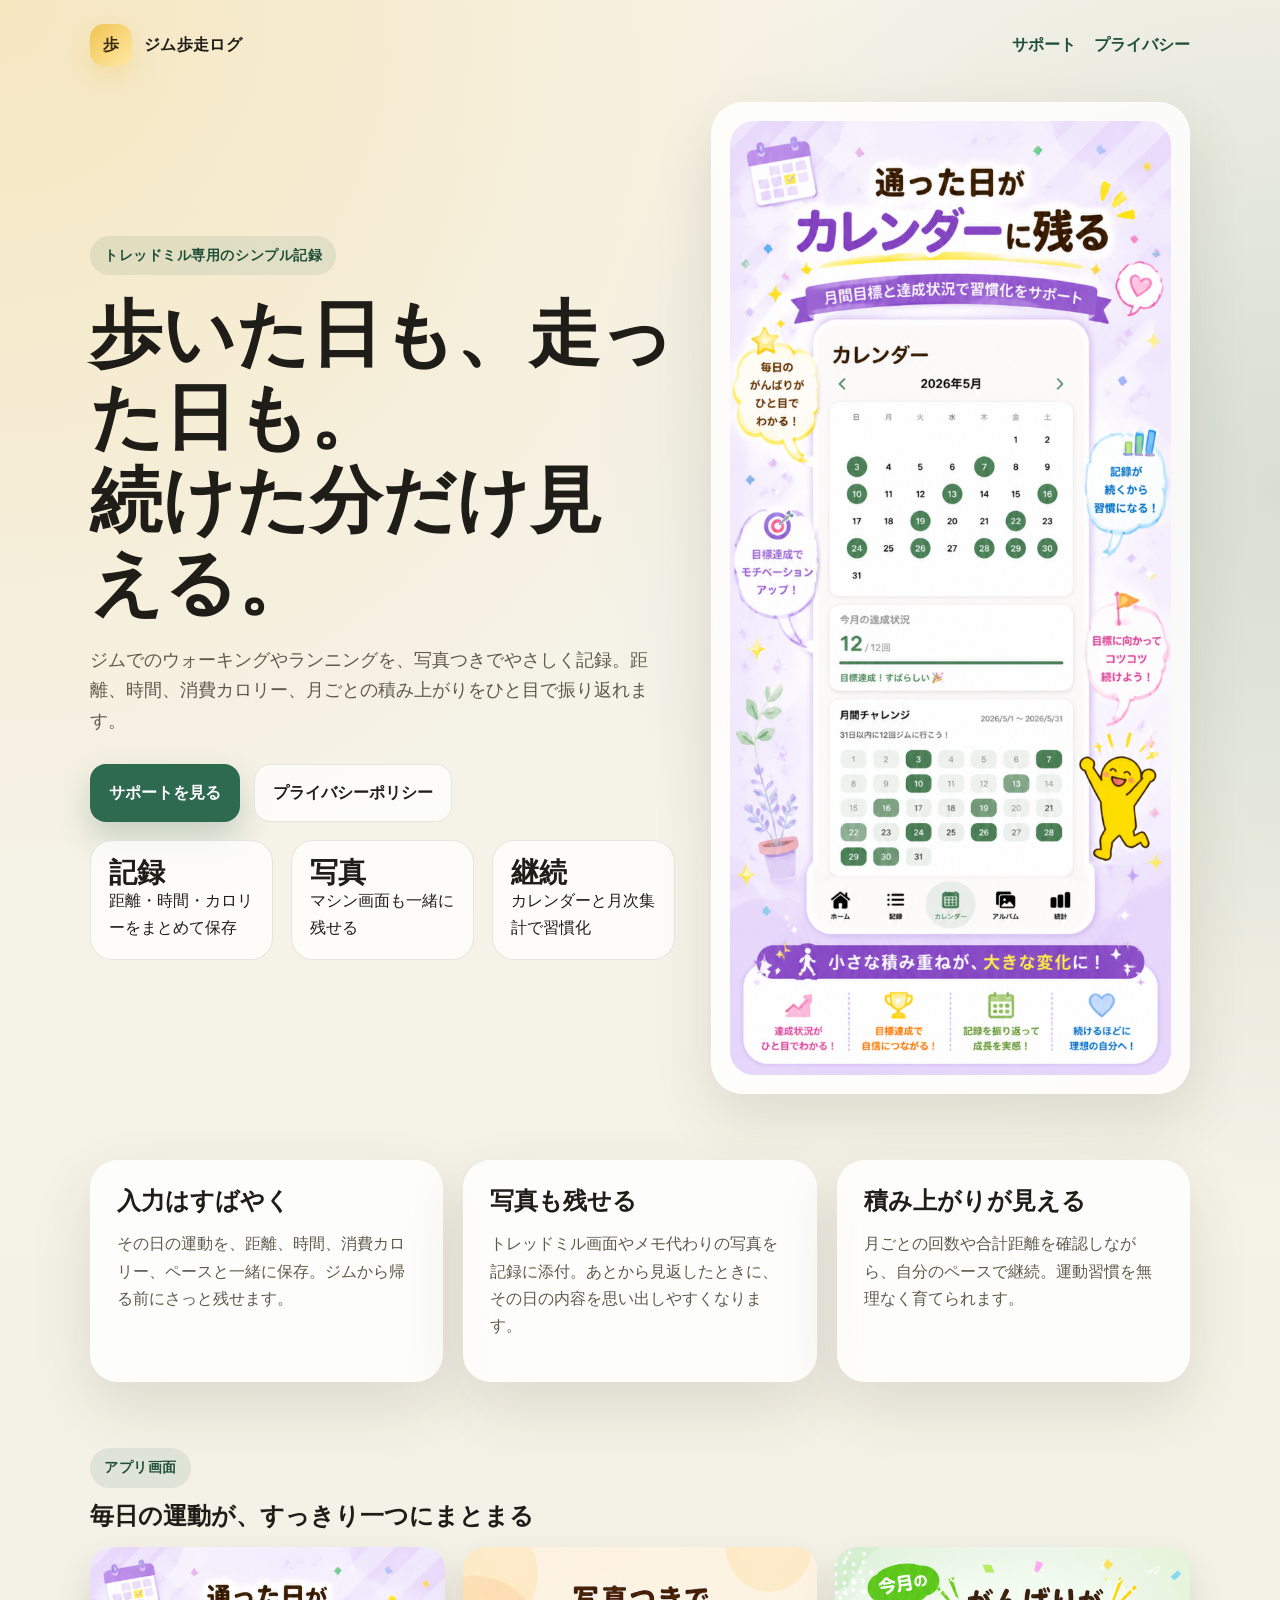
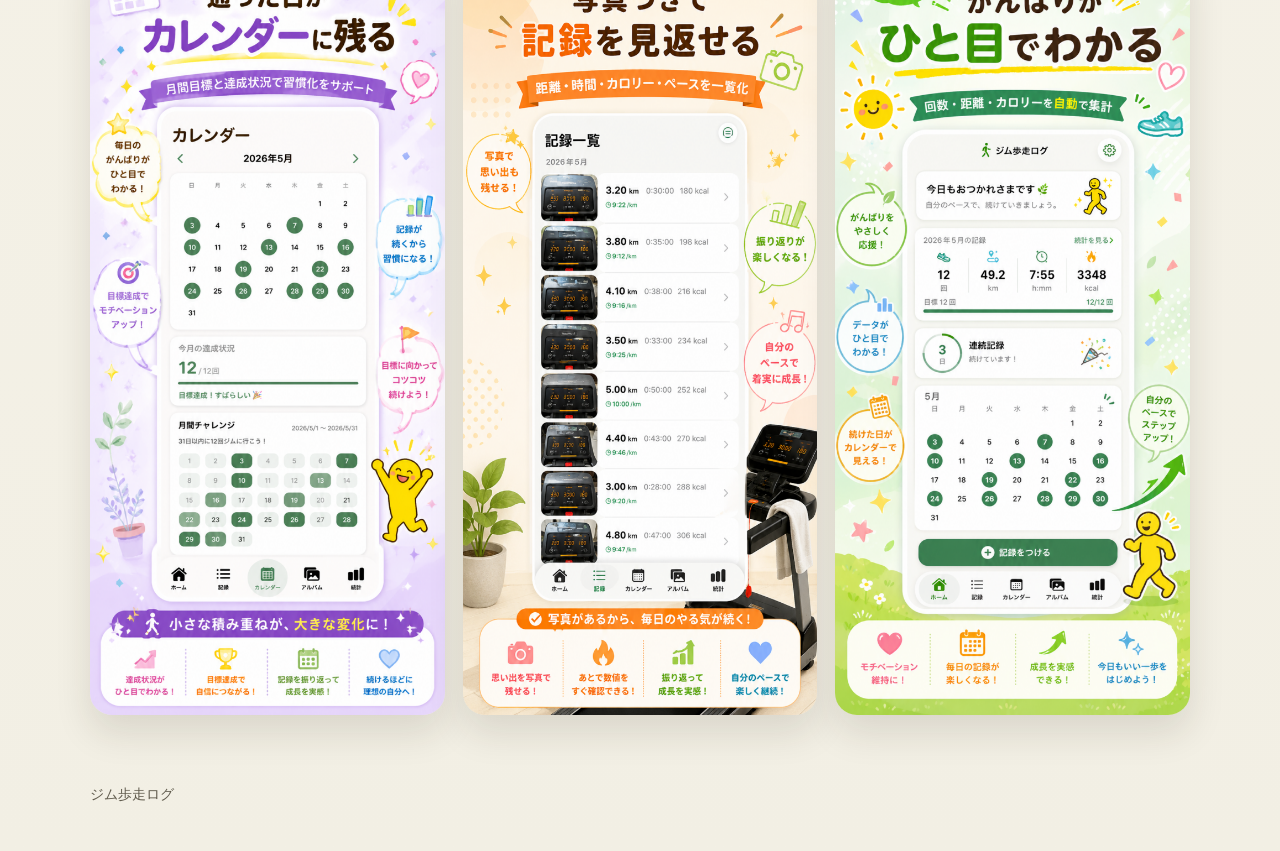
<file: docs/index.html>
<!doctype html>
<html lang="ja">
<head>
  <meta charset="utf-8">
  <meta name="viewport" content="width=device-width, initial-scale=1">
  <title>ジム歩走ログ | トレッドミル専用の運動記録アプリ</title>
  <meta name="description" content="ジムでのウォーキングやランニングを、写真つきで気軽に残せるトレッドミル専用ログアプリ。距離、時間、消費カロリー、月ごとの振り返りを見やすく管理できます。">
  <link rel="stylesheet" href="site.css">
</head>
<body>
  <div class="shell">
    <nav class="nav">
      <a class="brand" href="./index.html">
        <span class="brand-mark">歩</span>
        <span>ジム歩走ログ</span>
      </a>
      <div class="nav-links">
        <a href="./support.html">サポート</a>
        <a href="./privacy.html">プライバシー</a>
      </div>
    </nav>

    <header class="hero">
      <div>
        <span class="eyebrow">トレッドミル専用のシンプル記録</span>
        <h1>歩いた日も、走った日も。<br>続けた分だけ見える。</h1>
        <p class="lead">ジムでのウォーキングやランニングを、写真つきでやさしく記録。距離、時間、消費カロリー、月ごとの積み上がりをひと目で振り返れます。</p>
        <div class="cta-row">
          <a class="button button-primary" href="./support.html">サポートを見る</a>
          <a class="button button-secondary" href="./privacy.html">プライバシーポリシー</a>
        </div>
        <div class="stats">
          <div class="stat">
            <strong>記録</strong>
            距離・時間・カロリーをまとめて保存
          </div>
          <div class="stat">
            <strong>写真</strong>
            マシン画面も一緒に残せる
          </div>
          <div class="stat">
            <strong>継続</strong>
            カレンダーと月次集計で習慣化
          </div>
        </div>
      </div>
      <div class="phone-card">
        <img src="./screenshots/appstore/197AEA11-479B-4514-9846-6CC2F96FAEEE.png" alt="ジム歩走ログのアプリ画面">
      </div>
    </header>

    <section class="section">
      <div class="section-grid">
        <article class="section-card">
          <h2>入力はすばやく</h2>
          <p>その日の運動を、距離、時間、消費カロリー、ペースと一緒に保存。ジムから帰る前にさっと残せます。</p>
        </article>
        <article class="section-card">
          <h2>写真も残せる</h2>
          <p>トレッドミル画面やメモ代わりの写真を記録に添付。あとから見返したときに、その日の内容を思い出しやすくなります。</p>
        </article>
        <article class="section-card">
          <h2>積み上がりが見える</h2>
          <p>月ごとの回数や合計距離を確認しながら、自分のペースで継続。運動習慣を無理なく育てられます。</p>
        </article>
      </div>
    </section>

    <section class="section">
      <div class="stack">
        <div>
          <span class="eyebrow">アプリ画面</span>
          <h2 style="margin-top: 14px;">毎日の運動が、すっきり一つにまとまる</h2>
        </div>
        <div class="gallery">
          <img src="./screenshots/appstore/197AEA11-479B-4514-9846-6CC2F96FAEEE.png" alt="オンボーディング画面">
          <img src="./screenshots/appstore/29FEB34B-55E1-420F-9C54-2A8AC0DAD6F1.png" alt="ホーム画面">
          <img src="./screenshots/appstore/43E55F68-DF60-4254-A963-0AFF2872E8AA.png" alt="統計画面">
        </div>
      </div>
    </section>

    <footer class="footer">
      ジム歩走ログ
    </footer>
  </div>
</body>
</html>
</file>
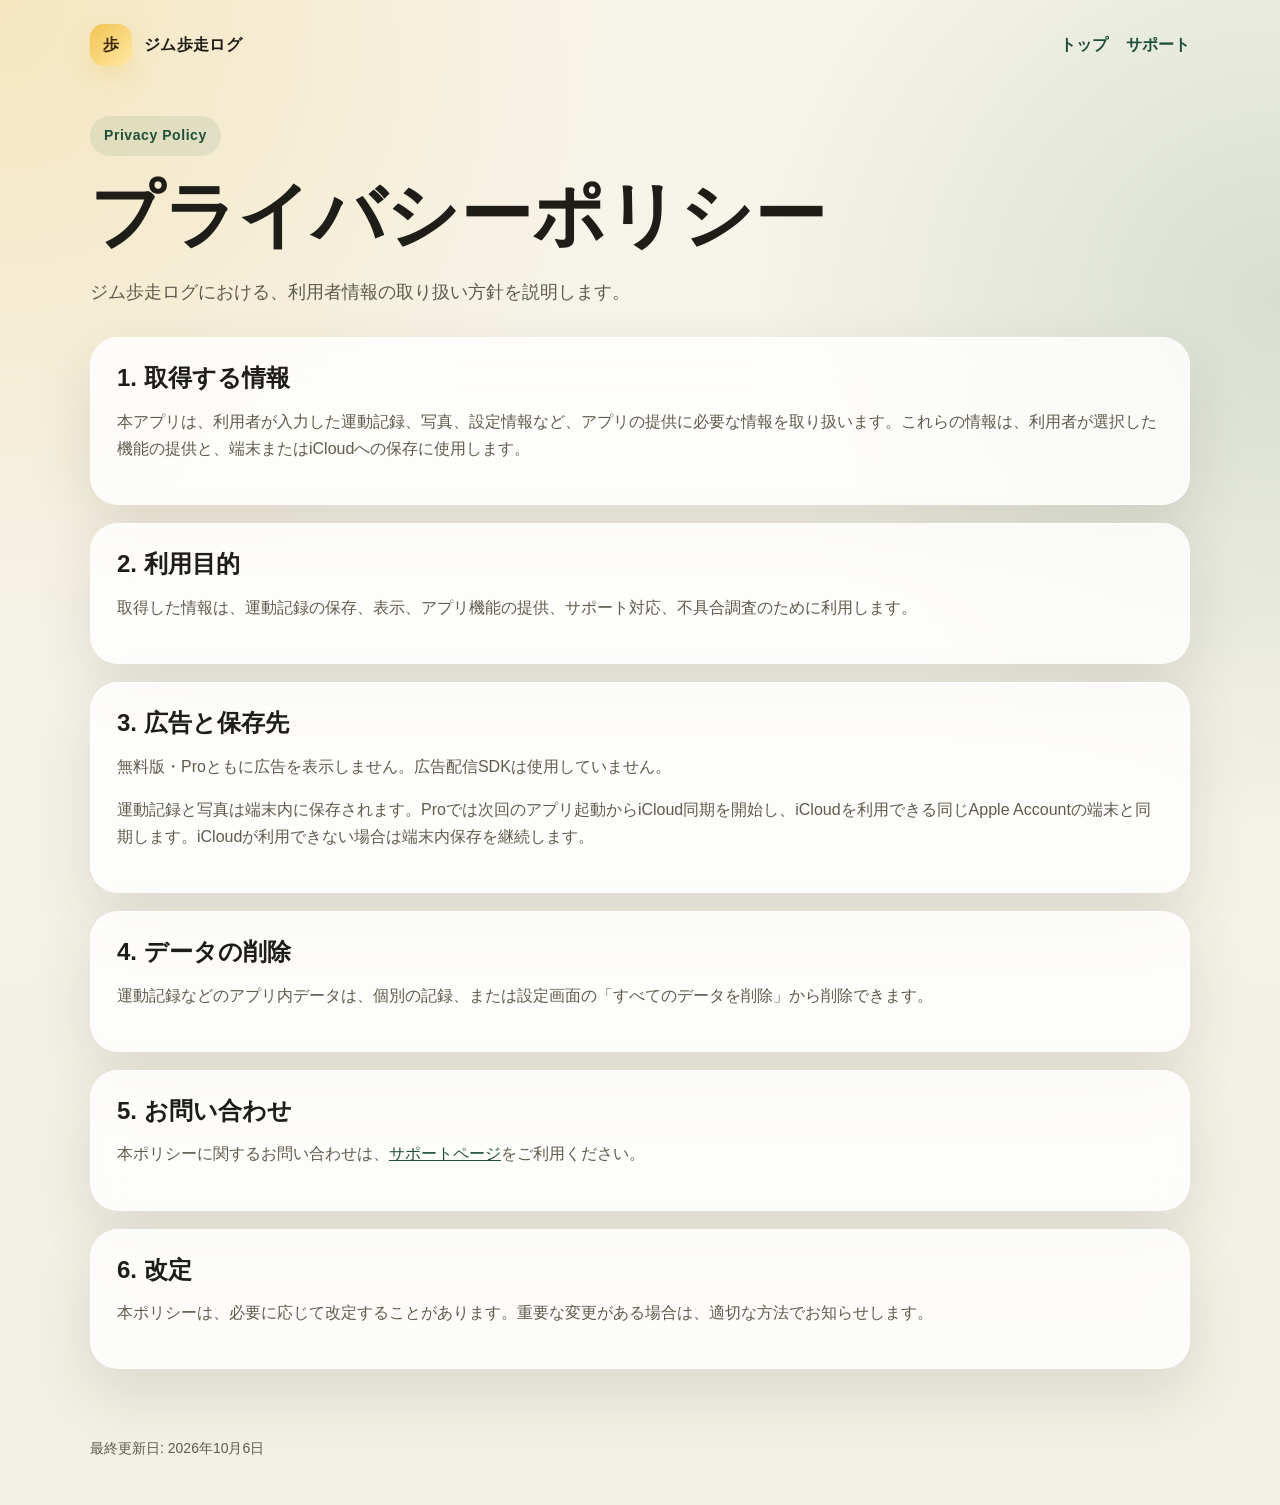
<file: docs/privacy.html>
<!doctype html>
<html lang="ja">
<head>
  <meta charset="utf-8">
  <meta name="viewport" content="width=device-width, initial-scale=1">
  <title>プライバシーポリシー | ジム歩走ログ</title>
  <meta name="description" content="ジム歩走ログのプライバシーポリシーです。">
  <link rel="stylesheet" href="site.css">
</head>
<body>
  <div class="shell">
    <nav class="nav">
      <a class="brand" href="./index.html">
        <span class="brand-mark">歩</span>
        <span>ジム歩走ログ</span>
      </a>
      <div class="nav-links">
        <a href="./index.html">トップ</a>
        <a href="./support.html">サポート</a>
      </div>
    </nav>

    <header class="page-title">
      <span class="eyebrow">Privacy Policy</span>
      <h1 style="margin-top: 18px;">プライバシーポリシー</h1>
      <p class="lead">ジム歩走ログにおける、利用者情報の取り扱い方針を説明します。</p>
    </header>

    <section class="section stack">
      <article class="info-card">
        <h2>1. 取得する情報</h2>
        <p>本アプリは、利用者が入力した運動記録、写真、設定情報など、アプリの提供に必要な情報を取り扱います。これらの情報は、利用者が選択した機能の提供と、端末またはiCloudへの保存に使用します。</p>
      </article>
      <article class="info-card">
        <h2>2. 利用目的</h2>
        <p>取得した情報は、運動記録の保存、表示、アプリ機能の提供、サポート対応、不具合調査のために利用します。</p>
      </article>
      <article class="info-card">
        <h2>3. 広告と保存先</h2>
        <p>無料版・Proともに広告を表示しません。広告配信SDKは使用していません。</p>
        <p>運動記録と写真は端末内に保存されます。Proでは次回のアプリ起動からiCloud同期を開始し、iCloudを利用できる同じApple Accountの端末と同期します。iCloudが利用できない場合は端末内保存を継続します。</p>
      </article>
      <article class="info-card">
        <h2>4. データの削除</h2>
        <p>運動記録などのアプリ内データは、個別の記録、または設定画面の「すべてのデータを削除」から削除できます。</p>
      </article>
      <article class="info-card">
        <h2>5. お問い合わせ</h2>
        <p>本ポリシーに関するお問い合わせは、<a href="./support.html">サポートページ</a>をご利用ください。</p>
      </article>
      <article class="info-card">
        <h2>6. 改定</h2>
        <p>本ポリシーは、必要に応じて改定することがあります。重要な変更がある場合は、適切な方法でお知らせします。</p>
      </article>
    </section>

    <footer class="footer">
      最終更新日: 2026年10月6日
    </footer>
  </div>
</body>
</html>
</file>
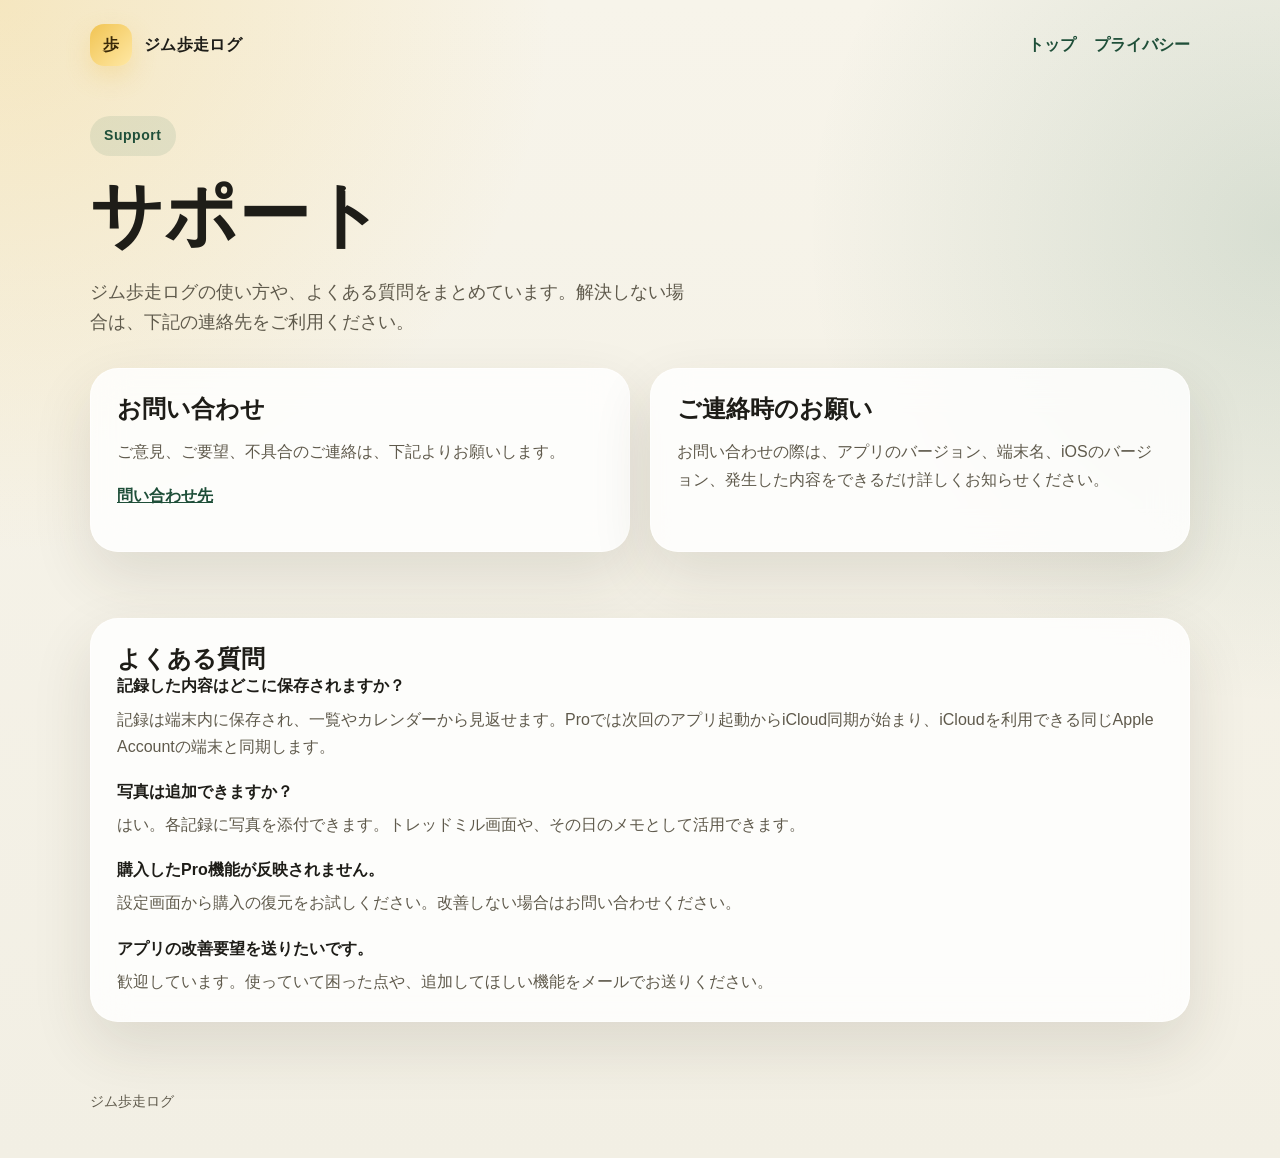
<file: docs/support.html>
<!doctype html>
<html lang="ja">
<head>
  <meta charset="utf-8">
  <meta name="viewport" content="width=device-width, initial-scale=1">
  <title>サポート | ジム歩走ログ</title>
  <meta name="description" content="ジム歩走ログのサポートページです。使い方、よくある質問、お問い合わせ先を掲載しています。">
  <link rel="stylesheet" href="site.css">
</head>
<body>
  <div class="shell">
    <nav class="nav">
      <a class="brand" href="./index.html">
        <span class="brand-mark">歩</span>
        <span>ジム歩走ログ</span>
      </a>
      <div class="nav-links">
        <a href="./index.html">トップ</a>
        <a href="./privacy.html">プライバシー</a>
      </div>
    </nav>

    <header class="page-title">
      <span class="eyebrow">Support</span>
      <h1 style="margin-top: 18px;">サポート</h1>
      <p class="lead">ジム歩走ログの使い方や、よくある質問をまとめています。解決しない場合は、下記の連絡先をご利用ください。</p>
    </header>

    <section class="section stack">
      <div class="two-up">
        <article class="info-card">
          <h2>お問い合わせ</h2>
          <p>ご意見、ご要望、不具合のご連絡は、下記よりお願いします。</p>
          <p><strong><a href="mailto:mailerdenight@gmail.com">問い合わせ先</a></strong></p>
        </article>
        <article class="info-card">
          <h2>ご連絡時のお願い</h2>
          <p>お問い合わせの際は、アプリのバージョン、端末名、iOSのバージョン、発生した内容をできるだけ詳しくお知らせください。</p>
        </article>
      </div>
    </section>

    <section class="section stack">
      <article class="info-card">
        <h2>よくある質問</h2>
        <dl class="stack">
          <div>
            <dt>記録した内容はどこに保存されますか？</dt>
            <dd>記録は端末内に保存され、一覧やカレンダーから見返せます。Proでは次回のアプリ起動からiCloud同期が始まり、iCloudを利用できる同じApple Accountの端末と同期します。</dd>
          </div>
          <div>
            <dt>写真は追加できますか？</dt>
            <dd>はい。各記録に写真を添付できます。トレッドミル画面や、その日のメモとして活用できます。</dd>
          </div>
          <div>
            <dt>購入したPro機能が反映されません。</dt>
            <dd>設定画面から購入の復元をお試しください。改善しない場合はお問い合わせください。</dd>
          </div>
          <div>
            <dt>アプリの改善要望を送りたいです。</dt>
            <dd>歓迎しています。使っていて困った点や、追加してほしい機能をメールでお送りください。</dd>
          </div>
        </dl>
      </article>
    </section>

    <footer class="footer">
      ジム歩走ログ
    </footer>
  </div>
</body>
</html>
</file>
<file: docs/site.css>
* {
  box-sizing: border-box;
}

:root {
  --bg: #f7f4ea;
  --bg-accent: #fffaf0;
  --card: rgba(255, 255, 255, 0.82);
  --text: #1e1d18;
  --muted: #5f5a4c;
  --line: rgba(30, 29, 24, 0.1);
  --primary: #2d6a4f;
  --primary-strong: #1f4f39;
  --warm: #f1c453;
  --shadow: 0 24px 60px rgba(60, 52, 30, 0.12);
}

html {
  background:
    radial-gradient(circle at top left, rgba(241, 196, 83, 0.28), transparent 32%),
    radial-gradient(circle at right 20%, rgba(45, 106, 79, 0.15), transparent 30%),
    linear-gradient(180deg, var(--bg) 0%, #f2efe4 100%);
  color: var(--text);
  font-family: "Hiragino Sans", "Noto Sans JP", sans-serif;
  line-height: 1.7;
}

body {
  margin: 0;
}

a {
  color: var(--primary-strong);
}

.shell {
  width: min(1100px, calc(100% - 32px));
  margin: 0 auto;
}

.nav {
  display: flex;
  justify-content: space-between;
  align-items: center;
  gap: 16px;
  padding: 24px 0 8px;
}

.brand {
  display: inline-flex;
  align-items: center;
  gap: 12px;
  text-decoration: none;
  color: inherit;
  font-weight: 800;
  letter-spacing: 0.02em;
}

.brand-mark {
  width: 42px;
  height: 42px;
  border-radius: 14px;
  display: grid;
  place-items: center;
  background: linear-gradient(135deg, var(--warm), #ffe8a4);
  color: #3b2a09;
  box-shadow: 0 10px 24px rgba(241, 196, 83, 0.3);
}

.nav-links {
  display: flex;
  gap: 18px;
  flex-wrap: wrap;
}

.nav-links a {
  text-decoration: none;
  font-weight: 600;
}

.hero {
  display: grid;
  grid-template-columns: 1.1fr 0.9fr;
  gap: 36px;
  align-items: center;
  padding: 28px 0 48px;
}

.eyebrow {
  display: inline-block;
  padding: 8px 14px;
  border-radius: 999px;
  background: rgba(45, 106, 79, 0.1);
  color: var(--primary-strong);
  font-size: 14px;
  font-weight: 700;
  letter-spacing: 0.04em;
}

h1,
h2,
h3 {
  line-height: 1.15;
  margin: 0;
}

h1 {
  font-size: clamp(40px, 7vw, 72px);
  margin-top: 18px;
}

.lead {
  font-size: 18px;
  color: var(--muted);
  max-width: 60ch;
  margin: 20px 0 0;
}

.cta-row {
  display: flex;
  flex-wrap: wrap;
  gap: 14px;
  margin-top: 28px;
}

.button {
  display: inline-flex;
  align-items: center;
  justify-content: center;
  padding: 14px 18px;
  border-radius: 16px;
  font-weight: 800;
  text-decoration: none;
  border: 1px solid transparent;
}

.button-primary {
  background: var(--primary);
  color: white;
  box-shadow: 0 16px 32px rgba(45, 106, 79, 0.24);
}

.button-secondary {
  background: rgba(255, 255, 255, 0.72);
  border-color: var(--line);
  color: var(--text);
}

.phone-card,
.section-card,
.info-card {
  background: var(--card);
  border: 1px solid rgba(255, 255, 255, 0.6);
  box-shadow: var(--shadow);
  backdrop-filter: blur(18px);
}

.phone-card {
  padding: 18px;
  border-radius: 32px;
}

.phone-card img {
  display: block;
  width: 100%;
  border-radius: 24px;
}

.stats {
  display: grid;
  grid-template-columns: repeat(3, minmax(0, 1fr));
  gap: 18px;
  margin: 18px 0 0;
}

.stat {
  padding: 18px;
  border-radius: 22px;
  background: rgba(255, 255, 255, 0.74);
  border: 1px solid var(--line);
}

.stat strong {
  display: block;
  font-size: 28px;
  line-height: 1;
}

.section {
  padding: 18px 0 48px;
}

.section-grid {
  display: grid;
  grid-template-columns: repeat(3, minmax(0, 1fr));
  gap: 20px;
}

.section-card,
.info-card {
  padding: 26px;
  border-radius: 28px;
}

.section-card p,
.info-card p,
li,
dd {
  color: var(--muted);
}

.gallery {
  display: grid;
  grid-template-columns: repeat(3, minmax(0, 1fr));
  gap: 18px;
}

.gallery img {
  width: 100%;
  display: block;
  border-radius: 22px;
  box-shadow: 0 18px 36px rgba(38, 32, 19, 0.12);
}

.page-title {
  padding: 42px 0 12px;
}

.stack {
  display: grid;
  gap: 18px;
}

.two-up {
  display: grid;
  grid-template-columns: 1fr 1fr;
  gap: 20px;
}

dl {
  margin: 0;
}

dt {
  font-weight: 800;
  margin-bottom: 6px;
}

dd {
  margin: 0;
}

.footer {
  padding: 20px 0 44px;
  color: var(--muted);
  font-size: 14px;
}

.note {
  font-size: 14px;
  color: var(--muted);
}

@media (max-width: 920px) {
  .hero,
  .section-grid,
  .gallery,
  .two-up,
  .stats {
    grid-template-columns: 1fr;
  }

  .nav {
    flex-direction: column;
    align-items: flex-start;
  }

  h1 {
    font-size: 42px;
  }
}
</file>
